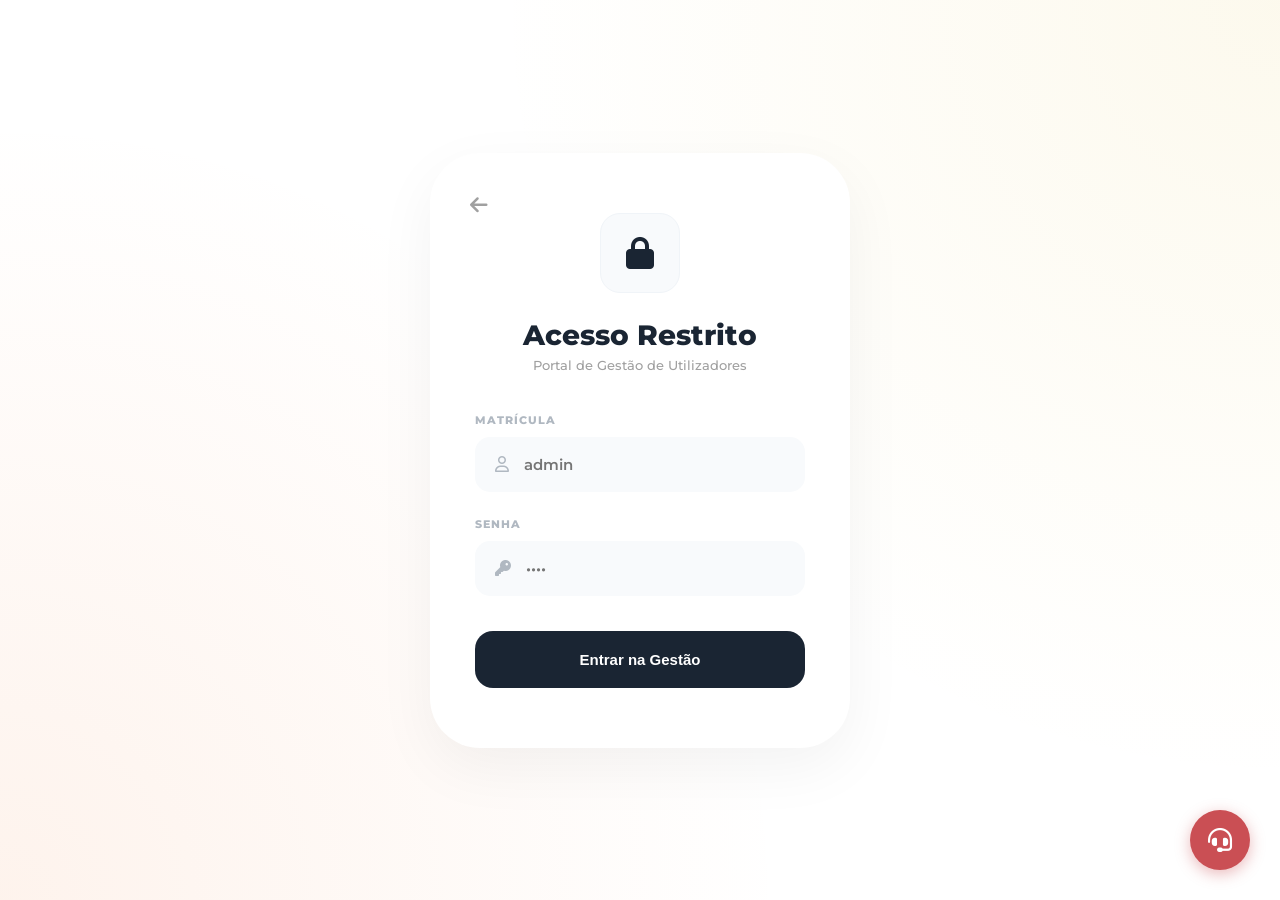
<file: acessos/acessos.html>
<!DOCTYPE html>
<html lang="pt-BR">
<head>
    <meta charset="UTF-8">
    <meta name="viewport" content="width=device-width, initial-scale=1.0">
    <title>ServMaster - Acesso Restrito</title>
    <link rel="stylesheet" href="./acessos.css">
    <link rel="stylesheet" href="https://cdnjs.cloudflare.com/ajax/libs/font-awesome/6.4.0/css/all.min.css">
</head>
<body>
    <main class="login-card">
        <div class="back-navigation">
            <a href="../index.html" class="btn-back" title="Voltar">
                <i class="fa-solid fa-arrow-left"></i>
            </a>
        </div>

        <div class="icon-wrapper">
            <i class="fa-solid fa-lock"></i>
        </div>
        
        <h1 class="title">Acesso Restrito</h1>
        <p class="subtitle">Portal de Gestão de Utilizadores</p>

        <form id="form-gestao">
            <div class="form-group">
                <label class="form-label" for="matricula">MATRÍCULA</label>
                <div class="input-container">
                    <i class="fa-regular fa-user"></i>
                    <input type="text" id="matricula" name="matricula" placeholder="admin" autocomplete="off" required>
                </div>
            </div>
            
            <div class="form-group">
                <label class="form-label" for="senha">SENHA</label>
                <div class="input-container">
                    <i class="fa-solid fa-key"></i>
                    <input type="password" id="senha" name="senha" placeholder="••••" required>
                </div>
            </div>
            
            <button type="submit" class="btn-submit">Entrar na Gestão</button>
        </form>
    </main>

    <!-- Scripts principais e o gerador do Modal -->
    <script src="./acessos.js"></script>
    <script src="../modal/modal.js"></script>
</body>
</html>
</file>
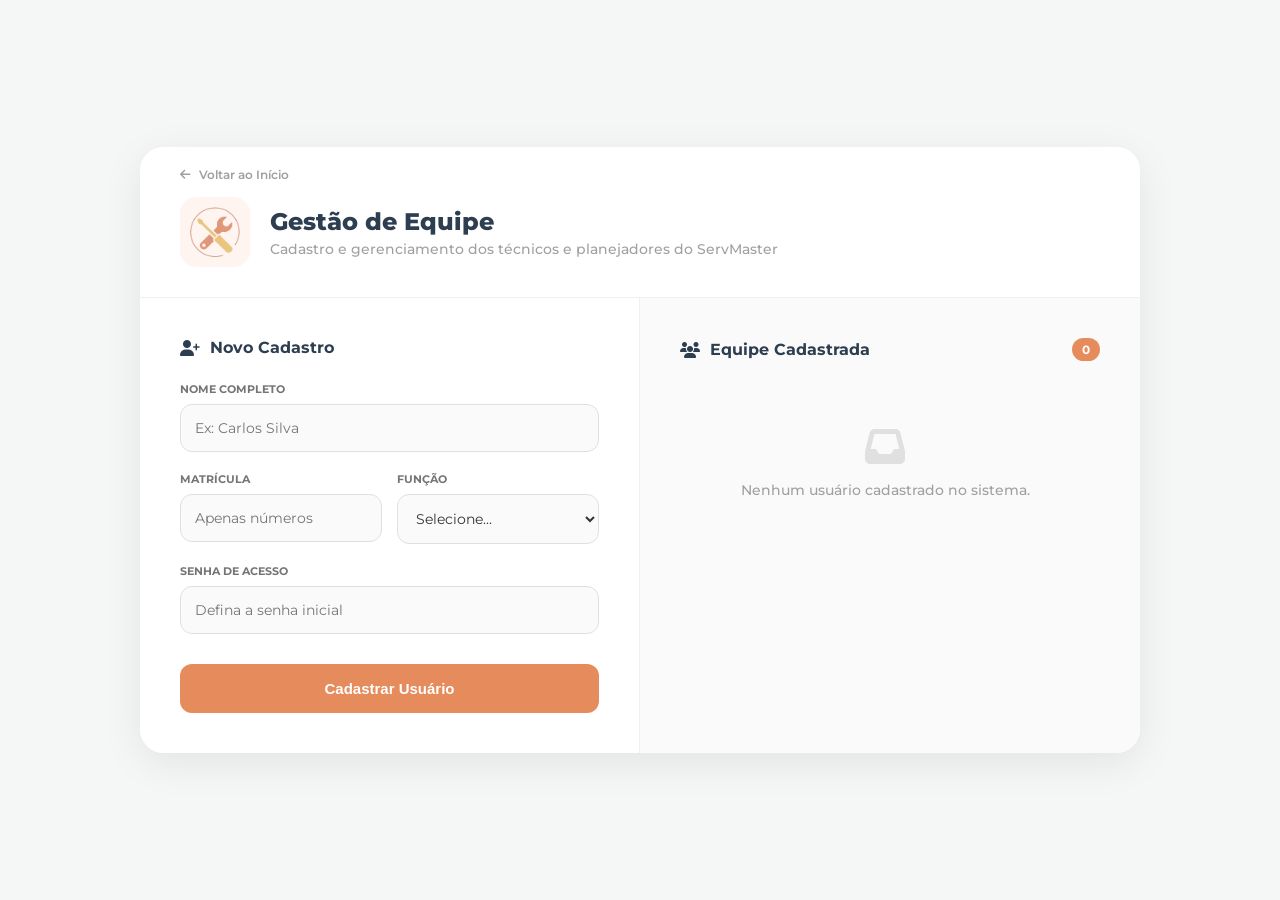
<file: cadastro/cadastro.html>
<!DOCTYPE html>
<html lang="pt-BR">
<head>
    <meta charset="UTF-8">
    <meta name="viewport" content="width=device-width, initial-scale=1.0">
    <title>ServMaster - Gestão de Equipe</title>
    <link rel="stylesheet" href="./cadastro.css">
    <link rel="stylesheet" href="https://cdnjs.cloudflare.com/ajax/libs/font-awesome/6.4.0/css/all.min.css">
</head>
<body>
    <main class="admin-container">
        <div class="admin-header">
            <a href="../index.html" class="back-link">
                <i class="fa-solid fa-arrow-left"></i> Voltar ao Início
            </a>
            <div class="title-area">
                <div class="logo-wrapper">
                    <img src="../img/logo-sem_fundo.png" alt="Logo ServMaster" class="logo" onerror="this.src='https://via.placeholder.com/70x70?text=SM'">
                </div>
                <div>
                    <h1 class="title">Gestão de Equipe</h1>
                    <p class="subtitle">Cadastro e gerenciamento dos técnicos e planejadores do ServMaster</p>
                </div>
            </div>
        </div>

        <div class="admin-content">
            <!-- COLUNA ESQUERDA: FORMULÁRIO -->
            <section class="form-section">
                <div class="section-header">
                    <h2><i class="fa-solid fa-user-plus"></i> Novo Cadastro</h2>
                </div>
                <form id="cadastro-form">
                    <div class="input-group">
                        <label for="nome">NOME COMPLETO</label>
                        <input type="text" id="nome" name="nome" placeholder="Ex: Carlos Silva" required>
                    </div>

                    <div class="form-row">
                        <div class="input-group half">
                            <label for="matricula">MATRÍCULA</label>
                            <input type="text" id="matricula" name="matricula" placeholder="Apenas números" autocomplete="off" required>
                            <span class="error-message" id="error-msg">Mínimo 4 dígitos numéricos.</span>
                        </div>

                        <div class="input-group half">
                            <label for="cargo">FUNÇÃO</label>
                            <select id="cargo" name="cargo" class="form-select-main" required>
                                <option value="" disabled selected>Selecione...</option>
                                <option value="tecnico">Técnico de Manutenção</option>
                                <option value="planejador">Planejador</option>
                            </select>
                        </div>
                    </div>

                    <div class="input-group">
                        <label for="senha">SENHA DE ACESSO</label>
                        <input type="password" id="senha" name="senha" placeholder="Defina a senha inicial" required>
                    </div>

                    <button type="submit" class="btn-solid" id="submit-btn">Cadastrar Usuário</button>
                </form>
            </section>

            <!-- COLUNA DIREITA: LISTA E EXCLUSÃO -->
            <section class="list-section">
                <div class="section-header">
                    <h2><i class="fa-solid fa-users"></i> Equipe Cadastrada</h2>
                    <span class="badge" id="total-users">0</span>
                </div>
                <div class="users-container" id="lista-usuarios">
                    <!-- Os usuários aparecerão aqui via JavaScript -->
                </div>
            </section>
        </div>
    </main>

    <!-- Scripts principais -->
    <script src="./cadastro.js"></script>
</body>
</html>
</file>
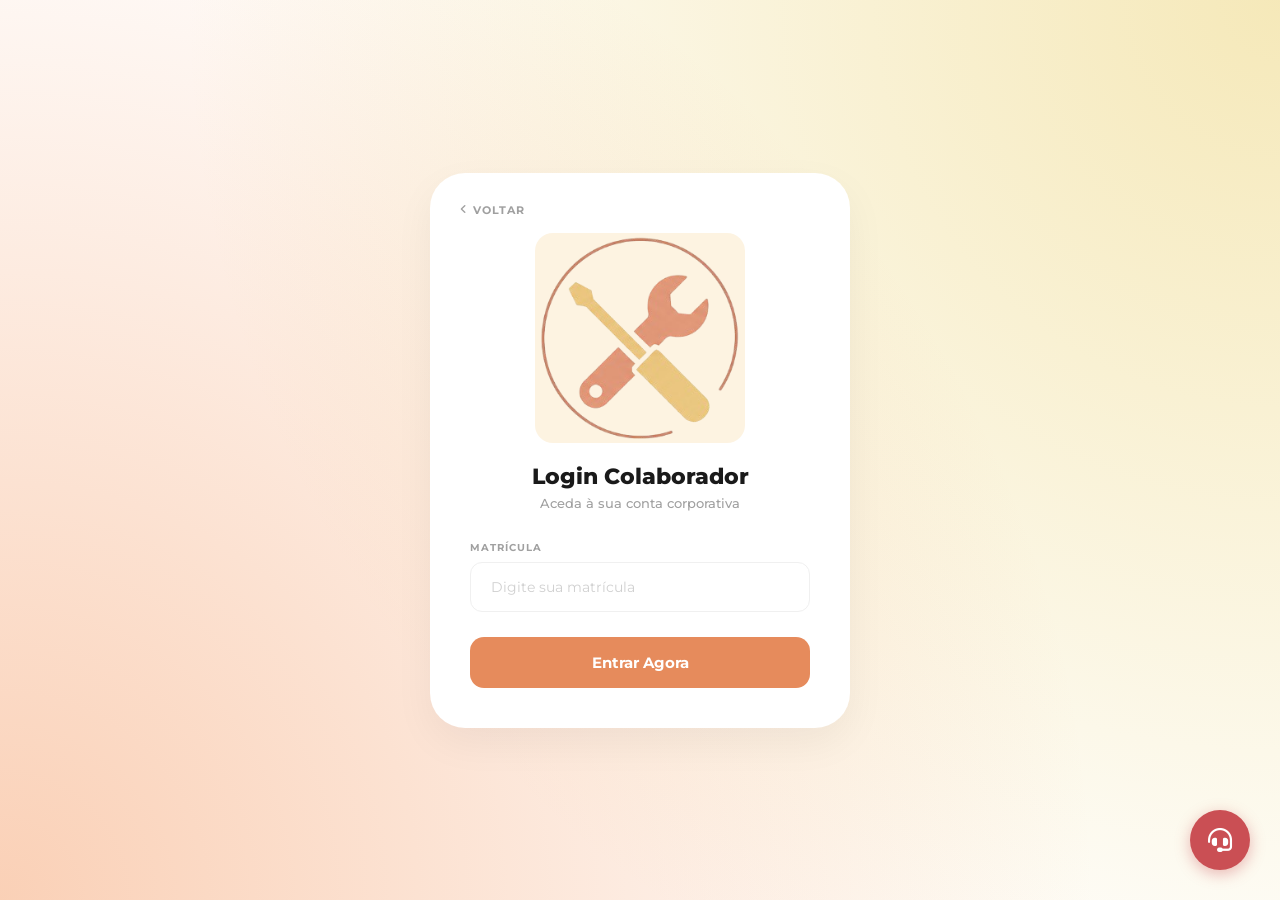
<file: colaborador/colaborador.html>
<!DOCTYPE html>
<html lang="pt-BR">
<head>
    <meta charset="UTF-8">
    <meta name="viewport" content="width=device-width, initial-scale=1.0">
    <title>ServMaster - Login Colaborador</title>
    <link rel="stylesheet" href="./colaborador.css">
    <link rel="stylesheet" href="https://cdnjs.cloudflare.com/ajax/libs/font-awesome/6.4.0/css/all.min.css">
</head>
<body>
    <main class="login-card">
        <a href="../index.html" class="back-link">
            <i class="fa-solid fa-angle-left"></i> VOLTAR
        </a>
        
        <div class="logo-wrapper">
            <img src="../img/logo-sem_fundo.png" alt="Logo ServMaster" class="logo" onerror="this.src='https://via.placeholder.com/70x70?text=SM'">
        </div>
        
        <h1 class="title">Login Colaborador</h1>
        <p class="subtitle">Aceda à sua conta corporativa</p>

        <form id="login-form">
            <div class="input-group">
                <label for="matricula">MATRÍCULA</label>
                <input type="text" id="matricula" name="matricula" placeholder="Digite sua matrícula" autocomplete="off" required>
                <span class="error-message" id="error-msg" style="display: none;">Matrícula inválida. Use apenas números.</span>
            </div>

            <button type="submit" class="btn-solid" id="submit-btn">Entrar Agora</button>
        </form>
    </main>

    <!-- Scripts principais e o gerador do Modal -->
    <script src="./colaborador.js"></script>
    <script src="../modal/modal.js"></script>
</body>
</html>
</file>
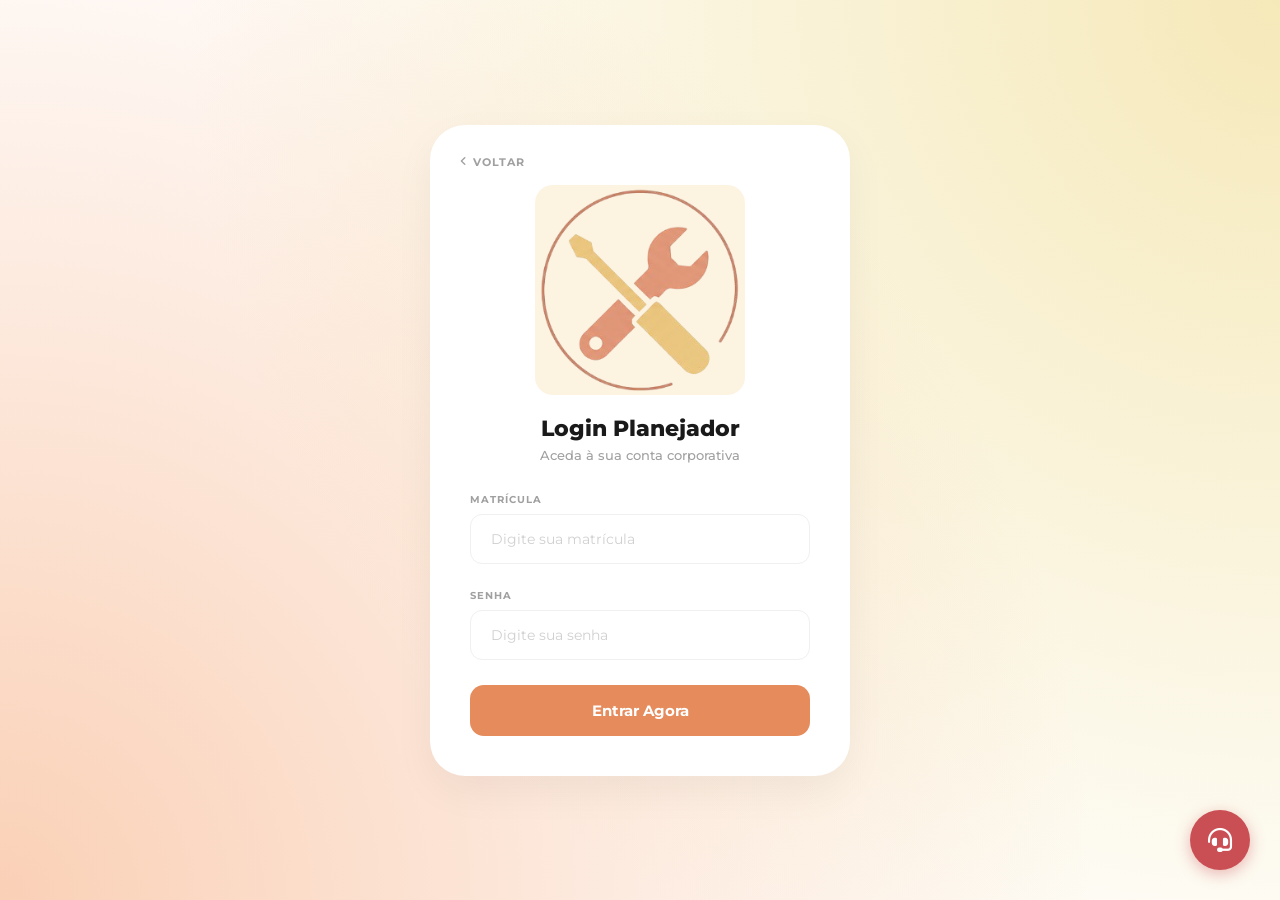
<file: planejador/planejador.html>
<!DOCTYPE html>
<html lang="pt-BR">
<head>
    <meta charset="UTF-8">
    <meta name="viewport" content="width=device-width, initial-scale=1.0">
    <title>ServMaster - Login Planejador</title>
    <link rel="stylesheet" href="./planejador.css">
    <link rel="stylesheet" href="https://cdnjs.cloudflare.com/ajax/libs/font-awesome/6.4.0/css/all.min.css">
</head>
<body>
    <main class="login-card">
        <a href="../index.html" class="back-link">
            <i class="fa-solid fa-angle-left"></i> VOLTAR
        </a>
        
        <div class="logo-wrapper">
            <img src="../img/logo-sem_fundo.png" alt="Logo ServMaster" class="logo" onerror="this.src='https://via.placeholder.com/70x70?text=SM'">
        </div>
        
        <h1 class="title">Login Planejador</h1>
        <p class="subtitle">Aceda à sua conta corporativa</p>

        <form id="login-form">
            <div class="input-group">
                <label for="matricula">MATRÍCULA</label>
                <input type="text" id="matricula" name="matricula" placeholder="Digite sua matrícula" autocomplete="off" required>
                <span class="error-message" id="error-msg" style="display: none;">Matrícula inválida. Use apenas números.</span>
            </div>
            
            <div class="input-group">
                <label for="senha">SENHA</label>
                <input type="password" id="senha" name="senha" placeholder="Digite sua senha" required>
            </div>

            <button type="submit" class="btn-solid" id="submit-btn">Entrar Agora</button>
        </form>
    </main>

    <!-- Scripts principais e o gerador do Modal -->
    
    <script src="../modal/modal.js"></script>
    <script src="./planejador.js"></script>
</body>
</html>
</file>
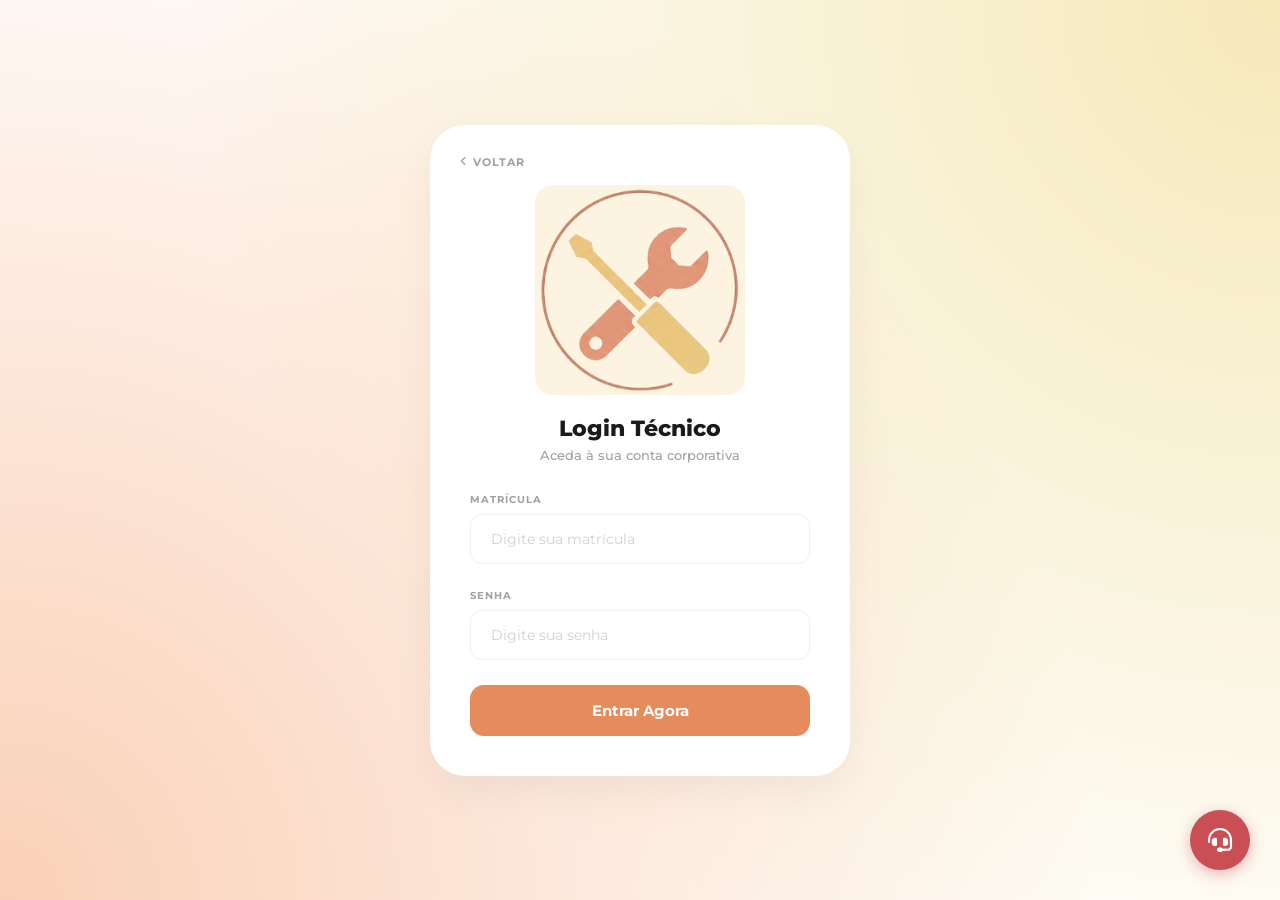
<file: tecnico/tecnico.html>
<!DOCTYPE html>
<html lang="pt-BR">
<head>
    <meta charset="UTF-8">
    <meta name="viewport" content="width=device-width, initial-scale=1.0">
    <title>ServMaster - Login Técnico</title>
    <link rel="stylesheet" href="./tecnico.css">
    <link rel="stylesheet" href="https://cdnjs.cloudflare.com/ajax/libs/font-awesome/6.4.0/css/all.min.css">
</head>
<body>
    <main class="login-card">
        <a href="../index.html" class="back-link">
            <i class="fa-solid fa-angle-left"></i> VOLTAR
        </a>
        
        <div class="logo-wrapper">
            <img src="../img/logo-sem_fundo.png" alt="Logo ServMaster" class="logo" onerror="this.src='https://via.placeholder.com/70x70?text=SM'">
        </div>
        
        <h1 class="title">Login Técnico</h1>
        <p class="subtitle">Aceda à sua conta corporativa</p>

        <form id="login-form">
            <div class="input-group">
                <label for="matricula">MATRÍCULA</label>
                <input type="text" id="matricula" name="matricula" placeholder="Digite sua matrícula" autocomplete="off" required>
                <span class="error-message" id="error-msg" style="display: none;">Matrícula inválida. Use apenas números.</span>
            </div>
            
            <div class="input-group">
                <label for="senha">SENHA</label>
                <input type="password" id="senha" name="senha" placeholder="Digite sua senha" required>
            </div>

            <button type="submit" class="btn-solid" id="submit-btn">Entrar Agora</button>
        </form>
    </main>

    <!-- Scripts principais e o gerador do Modal -->
    
    <script src="../modal/modal.js"></script>
    <script src="./tecnico.js"></script>
</body>
</html>
</file>
<file: acessos/acessos.css>
@import url('https://fonts.googleapis.com/css2?family=Montserrat:wght@400;500;700;800&display=swap');

* {
    margin: 0;
    padding: 0;
    box-sizing: border-box;
}

body {
    background-color: #ffffff;
    background-image: 
        radial-gradient(circle at bottom left, rgba(243, 138, 73, 0.1) 0%, transparent 50%),
        radial-gradient(circle at top right, rgba(231, 199, 80, 0.1) 0%, transparent 50%);
    font-family: 'Montserrat', Arial, sans-serif;
    display: flex;
    justify-content: center;
    align-items: center;
    min-height: 100vh;
}

.login-card {
    background: #ffffff;
    border-radius: 50px;
    padding: 40px 45px 60px 45px;
    box-shadow: 0 20px 60px rgba(0, 0, 0, 0.05);
    text-align: center;
    width: 100%;
    max-width: 420px;
    position: relative;
}

.back-navigation {
    position: absolute;
    top: 40px;
    left: 40px;
}

.btn-back {
    color: #A0A0A0;
    text-decoration: none;
    font-size: 20px;
    transition: color 0.2s;
}

.btn-back:hover { color: #632314; }

.icon-wrapper {
    background-color: #F8FAFC;
    border: 1px solid #F0F4F8;
    border-radius: 20px;
    display: inline-flex;
    justify-content: center;
    align-items: center;
    width: 80px;
    height: 80px;
    margin-top: 20px;
    margin-bottom: 25px;
}

.icon-wrapper i {
    font-size: 32px;
    color: #1A2533;
}

.title {
    color: #1A2533;
    font-size: 28px;
    font-weight: 800;
    margin-bottom: 5px;
}

.subtitle {
    color: #A0A0A0;
    font-size: 13px;
    font-weight: 500;
    margin-bottom: 40px;
}

.form-group {
    text-align: left;
    margin-bottom: 25px;
}

.form-label {
    display: block;
    font-size: 11px;
    font-weight: 800;
    color: #B0B8C1;
    letter-spacing: 1px;
    margin-bottom: 10px;
}

.input-container {
    background-color: #F8FAFC;
    border-radius: 15px;
    display: flex;
    align-items: center;
    padding: 0 20px;
    transition: background-color 0.2s;
}

.input-container:focus-within { background-color: #F1F5F9; }

.input-container i {
    color: #B0B8C1;
    font-size: 16px;
    margin-right: 15px;
}

.input-container input {
    background: transparent;
    border: none;
    outline: none;
    width: 100%;
    padding: 18px 0;
    font-family: 'Montserrat', sans-serif;
    font-size: 15px;
    font-weight: 600;
    color: #1A2533;
}

.btn-submit {
    width: 100%;
    background-color: #1A2533;
    color: #ffffff;
    border: none;
    padding: 20px;
    border-radius: 18px;
    font-size: 15px;
    font-weight: 700;
    cursor: pointer;
    margin-top: 10px;
    transition: all 0.2s;
}

.btn-submit:hover {
    background-color: #0f1721;
    transform: translateY(-2px);
    box-shadow: 0 10px 20px rgba(26, 37, 51, 0.2);
}

/* =========================================
   BOTÃO FLUTUANTE E MODAL DE SUPORTE
   ========================================= */
.btn-suporte-flutuante { position: fixed; bottom: 30px; right: 30px; width: 60px; height: 60px; border-radius: 50%; background-color: #CA4F54; color: #FFFFFF; border: none; font-size: 24px; cursor: pointer; box-shadow: 0 4px 15px rgba(202, 79, 84, 0.4); transition: transform 0.2s, background-color 0.2s; z-index: 998; display: flex; align-items: center; justify-content: center; }
.btn-suporte-flutuante:hover { transform: scale(1.1); background-color: #983236; }
.suporte-modal-overlay { position: fixed; top: 0; left: 0; width: 100vw; height: 100vh; background-color: rgba(0, 0, 0, 0.5); display: none; align-items: center; justify-content: center; z-index: 999; backdrop-filter: blur(3px); }
.suporte-modal-content { background-color: #FFFFFF; border-radius: 20px; padding: 35px; width: 90%; max-width: 450px; position: relative; box-shadow: 0 15px 40px rgba(0, 0, 0, 0.1); animation: slideUpFade 0.3s ease-out forwards; font-family: 'Montserrat', Arial, sans-serif; }
@keyframes slideUpFade { from { opacity: 0; transform: translateY(20px); } to { opacity: 1; transform: translateY(0); } }
.suporte-fechar { position: absolute; top: 20px; right: 20px; background: none; border: none; font-size: 20px; color: #A0A0A0; cursor: pointer; transition: color 0.2s; }
.suporte-fechar:hover { color: #CA4F54; }
.suporte-modal-content .form-select, .suporte-modal-content .form-textarea { width: 100%; padding: 14px 18px; border: 1.5px solid #F0F0F0; border-radius: 12px; font-size: 14px; font-family: 'Montserrat', sans-serif; color: #333; outline: none; background-color: #FAFAFA; }
.suporte-modal-content .form-select:focus, .suporte-modal-content .form-textarea:focus { border-color: #E68B5C; background-color: #FFFFFF; }
.suporte-modal-content .btn-submit { background-color: #E68B5C; color: #FFFFFF; border: none; padding: 12px 30px; border-radius: 12px; font-size: 14px; font-weight: 700; cursor: pointer; font-family: 'Montserrat', sans-serif; transition: transform 0.2s, background-color 0.2s; }
.suporte-modal-content .btn-submit:hover { background-color: #D67A49; transform: translateY(-2px); }

/* Responsividade */
@media (max-width: 480px) {
    .login-card {
        margin: 20px;
        padding: 40px 30px;
        border-radius: 40px;
    }
    .title { font-size: 24px; }
}

@media (min-width: 1440px) {
    .login-card {
        max-width: 460px;
        padding: 50px 55px 70px 55px;
    }
    .title { font-size: 32px; }
}
</file>
<file: cadastro/cadastro.css>
@import url('https://fonts.googleapis.com/css2?family=Montserrat:wght@400;500;600;700;800&display=swap');

* { 
    margin: 0; 
    padding: 0; 
    box-sizing: border-box; 
}

body {
    background-color: #F4F7F6;
    font-family: 'Montserrat', Arial, sans-serif;
    display: flex;
    justify-content: center;
    align-items: center;
    min-height: 100vh;
    padding: 20px;
}

/* =========================================
   CONTAINER PRINCIPAL
   ========================================= */
.admin-container {
    background: #ffffff;
    border-radius: 24px;
    box-shadow: 0 10px 40px rgba(0, 0, 0, 0.08);
    width: 100%;
    max-width: 1000px;
    overflow: hidden;
    display: flex;
    flex-direction: column;
}

.admin-header {
    background-color: #ffffff;
    padding: 30px 40px;
    border-bottom: 1px solid #F0F0F0;
    position: relative;
}

.back-link {
    position: absolute; 
    top: 20px; 
    left: 40px; 
    text-decoration: none; 
    color: #A0A0A0; 
    font-size: 12px;
    font-weight: 600; 
    display: flex; 
    align-items: center; 
    gap: 8px; 
    transition: color 0.2s ease;
}

.back-link:hover { 
    color: #E68B5C; 
}

.title-area {
    display: flex;
    align-items: center;
    gap: 20px;
    margin-top: 20px;
}

.logo-wrapper { 
    background-color: #FFF5F0; 
    border-radius: 16px; 
    display: flex; 
    justify-content: center; 
    align-items: center; 
    width: 70px; 
    height: 70px; 
}

.logo { width: 50px; height: auto; }

.title { color: #2C3E50; font-size: 24px; font-weight: 800; margin-bottom: 4px; }
.subtitle { color: #A0A0A0; font-size: 14px; font-weight: 500; }

/* =========================================
   DIVISÃO DE COLUNAS
   ========================================= */
.admin-content {
    display: grid;
    grid-template-columns: 1fr 1fr;
    background-color: #FAFAFA;
}

.form-section {
    padding: 40px;
    background-color: #FFFFFF;
    border-right: 1px solid #F0F0F0;
}

.list-section {
    padding: 40px;
    display: flex;
    flex-direction: column;
    max-height: 600px; /* Limita altura para gerar scroll */
}

.section-header {
    display: flex;
    justify-content: space-between;
    align-items: center;
    margin-bottom: 25px;
}

.section-header h2 {
    font-size: 16px;
    color: #2C3E50;
    font-weight: 700;
    display: flex;
    align-items: center;
    gap: 10px;
}

.badge {
    background-color: #E68B5C;
    color: white;
    padding: 4px 10px;
    border-radius: 20px;
    font-size: 12px;
    font-weight: 700;
}

/* =========================================
   FORMULÁRIO
   ========================================= */
.form-row {
    display: flex;
    gap: 15px;
}

.input-group { margin-bottom: 20px; width: 100%; }
.input-group.half { width: 50%; }

.input-group label { 
    display: block; 
    font-size: 11px; 
    font-weight: 700; 
    color: #757575; 
    margin-bottom: 8px; 
}

.input-group input, .form-select-main { 
    width: 100%; 
    padding: 14px; 
    border: 1px solid #E0E0E0; 
    border-radius: 12px; 
    font-size: 14px; 
    font-family: 'Montserrat', sans-serif; 
    color: #333; 
    background-color: #FAFAFA;
    transition: all 0.2s ease; 
    outline: none;
}

.input-group input:focus, .form-select-main:focus { 
    background-color: #FFFFFF;
    border-color: #E68B5C; 
    box-shadow: 0 0 0 3px rgba(230, 139, 92, 0.1); 
}

.error-message { display: none; color: #D9534F; font-size: 11px; margin-top: 6px; font-weight: 600; }
.input-error { border-color: #D9534F !important; background-color: #FFF0F0 !important;}

.btn-solid { 
    background-color: #E68B5C; 
    color: #ffffff; 
    border: none; 
    width: 100%; 
    padding: 16px; 
    border-radius: 12px; 
    font-size: 15px; 
    font-weight: 700; 
    cursor: pointer; 
    margin-top: 10px;
    transition: all 0.2s ease; 
}

.btn-solid:hover { 
    background-color: #D67A49; 
    transform: translateY(-2px); 
    box-shadow: 0 6px 15px rgba(230, 139, 92, 0.3);
}

.btn-solid:disabled {
    background-color: #A0A0A0;
    cursor: not-allowed;
    transform: none;
    box-shadow: none;
}

/* =========================================
   LISTA DE USUÁRIOS E CARDS
   ========================================= */
.users-container {
    display: flex;
    flex-direction: column;
    gap: 15px;
    overflow-y: auto;
    padding-right: 10px;
}

/* Estilização da barra de rolagem */
.users-container::-webkit-scrollbar { width: 6px; }
.users-container::-webkit-scrollbar-track { background: #F0F0F0; border-radius: 10px; }
.users-container::-webkit-scrollbar-thumb { background: #D0D0D0; border-radius: 10px; }

.empty-state {
    text-align: center;
    color: #A0A0A0;
    padding: 40px 20px;
}

.empty-state i { font-size: 40px; margin-bottom: 15px; color: #E0E0E0; }
.empty-state p { font-size: 14px; font-weight: 500; }

.user-card {
    background-color: #FFFFFF;
    border: 1px solid #E0E0E0;
    border-radius: 16px;
    padding: 15px;
    display: flex;
    justify-content: space-between;
    align-items: center;
    transition: border-color 0.2s ease;
}

.user-card:hover { border-color: #D0D0D0; }

.user-info {
    display: flex;
    align-items: center;
    gap: 15px;
}

.user-avatar {
    width: 45px;
    height: 45px;
    border-radius: 50%;
    background-color: #F4F7F6;
    color: #A0A0A0;
    display: flex;
    justify-content: center;
    align-items: center;
    font-size: 18px;
}

.user-details h4 { font-size: 14px; color: #2C3E50; margin-bottom: 2px; }
.user-details p { font-size: 11px; color: #757575; margin-bottom: 6px; }

.role-badge {
    font-size: 10px;
    font-weight: 700;
    padding: 3px 8px;
    border-radius: 6px;
    text-transform: uppercase;
}

.badge-tecnico { background-color: #E3F2FD; color: #1565C0; }
.badge-planejador { background-color: #FFF3E0; color: #E65100; }

.btn-delete {
    background: none;
    border: none;
    color: #D9534F;
    font-size: 16px;
    cursor: pointer;
    padding: 10px;
    border-radius: 8px;
    transition: all 0.2s ease;
}

.btn-delete:hover {
    background-color: #FFF0F0;
    transform: scale(1.1);
}

/* =========================================
   RESPONSIVIDADE (MOBILE)
   ========================================= */
@media (max-width: 850px) {
    .admin-content { grid-template-columns: 1fr; }
    .form-section { border-right: none; border-bottom: 1px solid #F0F0F0; }
    .list-section { max-height: none; }
    .admin-container { border-radius: 16px; }
}
</file>
<file: colaborador/colaborador.css>
@import url('https://fonts.googleapis.com/css2?family=Montserrat:wght@400;500;700;800&display=swap');

* {
    margin: 0;
    padding: 0;
    box-sizing: border-box;
}

body {
    background-color: #ffffff;
    background-image: 
        radial-gradient(circle at bottom left, rgba(243, 138, 73, 0.4) 0%, transparent 70%),
        radial-gradient(circle at top right, rgba(231, 199, 80, 0.4) 0%, transparent 70%);
    font-family: 'Montserrat', Arial, sans-serif;
    display: flex;
    justify-content: center;
    align-items: center;
    min-height: 100vh; 
}

.login-card {
    background: #ffffff;
    border-radius: 35px;
    padding: 40px;
    box-shadow: 0 15px 40px rgba(0, 0, 0, 0.05);
    text-align: center;
    width: 100%;
    max-width: 420px;
    position: relative;
}

/* =========================================
   ELEMENTOS DE CABEÇALHO
   ========================================= */
.back-link {
    position: absolute; top: 30px; left: 30px; text-decoration: none; color: #A0A0A0; font-size: 11px;
    font-weight: 700; letter-spacing: 1px; display: flex; align-items: center; gap: 5px; transition: color 0.2s ease;
}
.back-link:hover { color: #E68B5C; }

.logo-wrapper { 
    background-color: #FDF3E1; 
    border-radius: 18px; 
    display: inline-flex; 
    justify-content: center;
     align-items: center; 
     width: 210px; 
     height: 210px; 
     margin-bottom: 20px; 
     margin-top: 20px; }
.logo { width: 200px; height: auto; }
.title { color: #1A1A1A; font-size: 22px; font-weight: 800; margin-bottom: 5px; }
.subtitle { color: #A0A0A0; font-size: 13px; font-weight: 500; margin-bottom: 30px; }

/* =========================================
   FORMULÁRIO E INPUTS
   ========================================= */
.input-group { text-align: left; margin-bottom: 25px; }
.input-group label { display: block; font-size: 10px; font-weight: 700; color: #A0A0A0; letter-spacing: 1px; margin-bottom: 8px; text-transform: uppercase; }
.input-group input { width: 100%; padding: 15px 20px; border: 1.5px solid #F0F0F0; border-radius: 12px; font-size: 14px; font-family: 'Montserrat', sans-serif; color: #333; outline: none; transition: border-color 0.2s ease, box-shadow 0.2s ease; }
.input-group input::placeholder { color: #D0D0D0; }
.input-group input:focus { border-color: #E68B5C; box-shadow: 0 0 0 3px rgba(230, 139, 92, 0.1); }
.input-error { border-color: #D9534F !important; }
.error-message { display: none; color: #D9534F; font-size: 11px; margin-top: 6px; font-weight: 500; }

/* =========================================
   BOTÃO E RODAPÉ
   ========================================= */
.btn-solid { background-color: #E68B5C; color: #ffffff; border: none; width: 100%; padding: 16px; border-radius: 14px; font-size: 15px; font-weight: 700; cursor: pointer; font-family: 'Montserrat', sans-serif; transition: background-color 0.2s ease, transform 0.2s ease; }
.btn-solid:hover { background-color: #D67A49; transform: translateY(-2px); }
.footer-text { margin-top: 30px; font-size: 8px; color: #C0C0C0; font-weight: 700; letter-spacing: 0.5px; }

/* =========================================
   BOTÃO FLUTUANTE E MODAL DE SUPORTE
   ========================================= */
.btn-suporte-flutuante { position: fixed; bottom: 30px; right: 30px; width: 60px; height: 60px; border-radius: 50%; background-color: #CA4F54; color: #FFFFFF; border: none; font-size: 24px; cursor: pointer; box-shadow: 0 4px 15px rgba(202, 79, 84, 0.4); transition: transform 0.2s, background-color 0.2s; z-index: 998; display: flex; align-items: center; justify-content: center; }
.btn-suporte-flutuante:hover { transform: scale(1.1); background-color: #983236; }
.suporte-modal-overlay { position: fixed; top: 0; left: 0; width: 100vw; height: 100vh; background-color: rgba(0, 0, 0, 0.5); display: none; align-items: center; justify-content: center; z-index: 999; backdrop-filter: blur(3px); }
.suporte-modal-content { background-color: #FFFFFF; border-radius: 20px; padding: 35px; width: 90%; max-width: 450px; position: relative; box-shadow: 0 15px 40px rgba(0, 0, 0, 0.1); animation: slideUpFade 0.3s ease-out forwards; font-family: 'Montserrat', Arial, sans-serif; }
@keyframes slideUpFade { from { opacity: 0; transform: translateY(20px); } to { opacity: 1; transform: translateY(0); } }
.suporte-fechar { position: absolute; top: 20px; right: 20px; background: none; border: none; font-size: 20px; color: #A0A0A0; cursor: pointer; transition: color 0.2s; }
.suporte-fechar:hover { color: #CA4F54; }
.suporte-modal-content .form-select, .suporte-modal-content .form-textarea { width: 100%; padding: 14px 18px; border: 1.5px solid #F0F0F0; border-radius: 12px; font-size: 14px; font-family: 'Montserrat', sans-serif; color: #333; outline: none; background-color: #FAFAFA; }
.suporte-modal-content .form-select:focus, .suporte-modal-content .form-textarea:focus { border-color: #E68B5C; background-color: #FFFFFF; }
.suporte-modal-content .btn-submit { background-color: #E68B5C; color: #FFFFFF; border: none; padding: 12px 30px; border-radius: 12px; font-size: 14px; font-weight: 700; cursor: pointer; font-family: 'Montserrat', sans-serif; transition: transform 0.2s, background-color 0.2s; }
.suporte-modal-content .btn-submit:hover { background-color: #D67A49; transform: translateY(-2px); }

/* =========================================
   RESPONSIVIDADE (TELA MATRÍCULA)
   ========================================= */
@media (max-width: 480px) { /* Celulares */
    .login-card { margin: 20px; padding: 40px 20px; border-radius: 25px; }
    .back-link { top: 20px; left: 20px; }
    .title { font-size: 20px; }
    .logo-wrapper { width: 90px; height: 90px; margin-top: 15px; }
    .btn-suporte-flutuante { width: 50px; height: 50px; font-size: 20px; bottom: 15px; right: 15px; }
}
@media (min-width: 1440px) { /* Monitores Grandes */
    .login-card { max-width: 500px; padding: 60px 50px; }
    .title { font-size: 28px; }
    .input-group input { padding: 18px 20px; font-size: 16px; }
    .btn-solid { font-size: 18px; padding: 20px; }
}
</file>
<file: planejador/planejador.css>
@import url('https://fonts.googleapis.com/css2?family=Montserrat:wght@400;500;700;800&display=swap');

* {
    margin: 0;
    padding: 0;
    box-sizing: border-box;
}

body {
    background-color: #ffffff;
    background-image: 
        radial-gradient(circle at bottom left, rgba(243, 138, 73, 0.4) 0%, transparent 70%),
        radial-gradient(circle at top right, rgba(231, 199, 80, 0.4) 0%, transparent 70%);
    font-family: 'Montserrat', Arial, sans-serif;
    display: flex;
    justify-content: center;
    align-items: center;
    min-height: 100vh; 
}

.login-card {
    background: #ffffff;
    border-radius: 35px;
    padding: 40px;
    box-shadow: 0 15px 40px rgba(0, 0, 0, 0.05);
    text-align: center;
    width: 100%;
    max-width: 420px;
    position: relative;
}

/* =========================================
   ELEMENTOS DE CABEÇALHO
   ========================================= */
.back-link {
    position: absolute; top: 30px; left: 30px; text-decoration: none; color: #A0A0A0; font-size: 11px;
    font-weight: 700; letter-spacing: 1px; display: flex; align-items: center; gap: 5px; transition: color 0.2s ease;
}
.back-link:hover { color: #E68B5C; }

.logo-wrapper { 
    background-color: #FDF3E1; 
    border-radius: 18px; 
    display: inline-flex; 
    justify-content: center; 
    align-items: center; 
    width: 210px; 
    height: 210px; 
    margin-bottom: 20px; 
    margin-top: 20px; }
.logo { width: 200px; height: auto; }
.title { color: #1A1A1A; font-size: 22px; font-weight: 800; margin-bottom: 5px; }
.subtitle { color: #A0A0A0; font-size: 13px; font-weight: 500; margin-bottom: 30px; }

/* =========================================
   FORMULÁRIO E INPUTS
   ========================================= */
.input-group { text-align: left; margin-bottom: 25px; }
.input-group label { display: block; font-size: 10px; font-weight: 700; color: #A0A0A0; letter-spacing: 1px; margin-bottom: 8px; text-transform: uppercase; }
.input-group input { width: 100%; padding: 15px 20px; border: 1.5px solid #F0F0F0; border-radius: 12px; font-size: 14px; font-family: 'Montserrat', sans-serif; color: #333; outline: none; transition: border-color 0.2s ease, box-shadow 0.2s ease; }
.input-group input::placeholder { color: #D0D0D0; }
.input-group input:focus { border-color: #E68B5C; box-shadow: 0 0 0 3px rgba(230, 139, 92, 0.1); }
.input-error { border-color: #D9534F !important; }
.error-message { display: none; color: #D9534F; font-size: 11px; margin-top: 6px; font-weight: 500; }

/* =========================================
   BOTÃO E RODAPÉ
   ========================================= */
.btn-solid { background-color: #E68B5C; color: #ffffff; border: none; width: 100%; padding: 16px; border-radius: 14px; font-size: 15px; font-weight: 700; cursor: pointer; font-family: 'Montserrat', sans-serif; transition: background-color 0.2s ease, transform 0.2s ease; }
.btn-solid:hover { background-color: #D67A49; transform: translateY(-2px); }
.footer-text { margin-top: 30px; font-size: 8px; color: #C0C0C0; font-weight: 700; letter-spacing: 0.5px; }

/* =========================================
   BOTÃO FLUTUANTE E MODAL DE SUPORTE
   ========================================= */
.btn-suporte-flutuante { position: fixed; bottom: 30px; right: 30px; width: 60px; height: 60px; border-radius: 50%; background-color: #CA4F54; color: #FFFFFF; border: none; font-size: 24px; cursor: pointer; box-shadow: 0 4px 15px rgba(202, 79, 84, 0.4); transition: transform 0.2s, background-color 0.2s; z-index: 998; display: flex; align-items: center; justify-content: center; }
.btn-suporte-flutuante:hover { transform: scale(1.1); background-color: #983236; }
.suporte-modal-overlay { position: fixed; top: 0; left: 0; width: 100vw; height: 100vh; background-color: rgba(0, 0, 0, 0.5); display: none; align-items: center; justify-content: center; z-index: 999; backdrop-filter: blur(3px); }
.suporte-modal-content { background-color: #FFFFFF; border-radius: 20px; padding: 35px; width: 90%; max-width: 450px; position: relative; box-shadow: 0 15px 40px rgba(0, 0, 0, 0.1); animation: slideUpFade 0.3s ease-out forwards; font-family: 'Montserrat', Arial, sans-serif; }
@keyframes slideUpFade { from { opacity: 0; transform: translateY(20px); } to { opacity: 1; transform: translateY(0); } }
.suporte-fechar { position: absolute; top: 20px; right: 20px; background: none; border: none; font-size: 20px; color: #A0A0A0; cursor: pointer; transition: color 0.2s; }
.suporte-fechar:hover { color: #CA4F54; }
.suporte-modal-content .form-select, .suporte-modal-content .form-textarea { width: 100%; padding: 14px 18px; border: 1.5px solid #F0F0F0; border-radius: 12px; font-size: 14px; font-family: 'Montserrat', sans-serif; color: #333; outline: none; background-color: #FAFAFA; }
.suporte-modal-content .form-select:focus, .suporte-modal-content .form-textarea:focus { border-color: #E68B5C; background-color: #FFFFFF; }
.suporte-modal-content .btn-submit { background-color: #E68B5C; color: #FFFFFF; border: none; padding: 12px 30px; border-radius: 12px; font-size: 14px; font-weight: 700; cursor: pointer; font-family: 'Montserrat', sans-serif; transition: transform 0.2s, background-color 0.2s; }
.suporte-modal-content .btn-submit:hover { background-color: #D67A49; transform: translateY(-2px); }

/* =========================================
   RESPONSIVIDADE (TELA MATRÍCULA)
   ========================================= */
@media (max-width: 480px) { /* Celulares */
    .login-card { margin: 20px; padding: 40px 20px; border-radius: 25px; }
    .back-link { top: 20px; left: 20px; }
    .title { font-size: 20px; }
    .logo-wrapper { width: 90px; height: 90px; margin-top: 15px; }
    .btn-suporte-flutuante { width: 50px; height: 50px; font-size: 20px; bottom: 15px; right: 15px; }
}
@media (min-width: 1440px) { /* Monitores Grandes */
    .login-card { max-width: 500px; padding: 60px 50px; }
    .title { font-size: 28px; }
    .input-group input { padding: 18px 20px; font-size: 16px; }
    .btn-solid { font-size: 18px; padding: 20px; }
}
</file>
<file: tecnico/tecnico.css>
@import url('https://fonts.googleapis.com/css2?family=Montserrat:wght@400;500;700;800&display=swap');

* {
    margin: 0;
    padding: 0;
    box-sizing: border-box;
}

body {
    background-color: #ffffff;
    background-image: 
        radial-gradient(circle at bottom left, rgba(243, 138, 73, 0.4) 0%, transparent 70%),
        radial-gradient(circle at top right, rgba(231, 199, 80, 0.4) 0%, transparent 70%);
    font-family: 'Montserrat', Arial, sans-serif;
    display: flex;
    justify-content: center;
    align-items: center;
    min-height: 100vh; 
}

.login-card {
    background: #ffffff;
    border-radius: 35px;
    padding: 40px;
    box-shadow: 0 15px 40px rgba(0, 0, 0, 0.05);
    text-align: center;
    width: 100%;
    max-width: 420px;
    position: relative;
}

/* =========================================
   ELEMENTOS DE CABEÇALHO
   ========================================= */
.back-link {
    position: absolute; top: 30px; left: 30px; text-decoration: none; color: #A0A0A0; font-size: 11px;
    font-weight: 700; letter-spacing: 1px; display: flex; align-items: center; gap: 5px; transition: color 0.2s ease;
}
.back-link:hover { color: #E68B5C; }

.logo-wrapper { 
    background-color: #FDF3E1; 
    border-radius: 18px; 
    display: inline-flex; 
    justify-content: center; 
    align-items: center; 
    width: 210px; 
    height: 210px; 
    margin-bottom: 20px; 
    margin-top: 20px; }
.logo { width: 200px; height: auto; }
.title { color: #1A1A1A; font-size: 22px; font-weight: 800; margin-bottom: 5px; }
.subtitle { color: #A0A0A0; font-size: 13px; font-weight: 500; margin-bottom: 30px; }

/* =========================================
   FORMULÁRIO E INPUTS
   ========================================= */
.input-group { text-align: left; margin-bottom: 25px; }
.input-group label { display: block; font-size: 10px; font-weight: 700; color: #A0A0A0; letter-spacing: 1px; margin-bottom: 8px; text-transform: uppercase; }
.input-group input { width: 100%; padding: 15px 20px; border: 1.5px solid #F0F0F0; border-radius: 12px; font-size: 14px; font-family: 'Montserrat', sans-serif; color: #333; outline: none; transition: border-color 0.2s ease, box-shadow 0.2s ease; }
.input-group input::placeholder { color: #D0D0D0; }
.input-group input:focus { border-color: #E68B5C; box-shadow: 0 0 0 3px rgba(230, 139, 92, 0.1); }
.input-error { border-color: #D9534F !important; }
.error-message { display: none; color: #D9534F; font-size: 11px; margin-top: 6px; font-weight: 500; }

/* =========================================
   BOTÃO E RODAPÉ
   ========================================= */
.btn-solid { background-color: #E68B5C; color: #ffffff; border: none; width: 100%; padding: 16px; border-radius: 14px; font-size: 15px; font-weight: 700; cursor: pointer; font-family: 'Montserrat', sans-serif; transition: background-color 0.2s ease, transform 0.2s ease; }
.btn-solid:hover { background-color: #D67A49; transform: translateY(-2px); }
.footer-text { margin-top: 30px; font-size: 8px; color: #C0C0C0; font-weight: 700; letter-spacing: 0.5px; }

/* =========================================
   BOTÃO FLUTUANTE E MODAL DE SUPORTE
   ========================================= */
.btn-suporte-flutuante { position: fixed; bottom: 30px; right: 30px; width: 60px; height: 60px; border-radius: 50%; background-color: #CA4F54; color: #FFFFFF; border: none; font-size: 24px; cursor: pointer; box-shadow: 0 4px 15px rgba(202, 79, 84, 0.4); transition: transform 0.2s, background-color 0.2s; z-index: 998; display: flex; align-items: center; justify-content: center; }
.btn-suporte-flutuante:hover { transform: scale(1.1); background-color: #983236; }
.suporte-modal-overlay { position: fixed; top: 0; left: 0; width: 100vw; height: 100vh; background-color: rgba(0, 0, 0, 0.5); display: none; align-items: center; justify-content: center; z-index: 999; backdrop-filter: blur(3px); }
.suporte-modal-content { background-color: #FFFFFF; border-radius: 20px; padding: 35px; width: 90%; max-width: 450px; position: relative; box-shadow: 0 15px 40px rgba(0, 0, 0, 0.1); animation: slideUpFade 0.3s ease-out forwards; font-family: 'Montserrat', Arial, sans-serif; }
@keyframes slideUpFade { from { opacity: 0; transform: translateY(20px); } to { opacity: 1; transform: translateY(0); } }
.suporte-fechar { position: absolute; top: 20px; right: 20px; background: none; border: none; font-size: 20px; color: #A0A0A0; cursor: pointer; transition: color 0.2s; }
.suporte-fechar:hover { color: #CA4F54; }
.suporte-modal-content .form-select, .suporte-modal-content .form-textarea { width: 100%; padding: 14px 18px; border: 1.5px solid #F0F0F0; border-radius: 12px; font-size: 14px; font-family: 'Montserrat', sans-serif; color: #333; outline: none; background-color: #FAFAFA; }
.suporte-modal-content .form-select:focus, .suporte-modal-content .form-textarea:focus { border-color: #E68B5C; background-color: #FFFFFF; }
.suporte-modal-content .btn-submit { background-color: #E68B5C; color: #FFFFFF; border: none; padding: 12px 30px; border-radius: 12px; font-size: 14px; font-weight: 700; cursor: pointer; font-family: 'Montserrat', sans-serif; transition: transform 0.2s, background-color 0.2s; }
.suporte-modal-content .btn-submit:hover { background-color: #D67A49; transform: translateY(-2px); }

/* =========================================
   RESPONSIVIDADE (TELA MATRÍCULA)
   ========================================= */
@media (max-width: 480px) { /* Celulares */
    .login-card { margin: 20px; padding: 40px 20px; border-radius: 25px; }
    .back-link { top: 20px; left: 20px; }
    .title { font-size: 20px; }
    .logo-wrapper { width: 90px; height: 90px; margin-top: 15px; }
    .btn-suporte-flutuante { width: 50px; height: 50px; font-size: 20px; bottom: 15px; right: 15px; }
}
@media (min-width: 1440px) { /* Monitores Grandes */
    .login-card { max-width: 500px; padding: 60px 50px; }
    .title { font-size: 28px; }
    .input-group input { padding: 18px 20px; font-size: 16px; }
    .btn-solid { font-size: 18px; padding: 20px; }
}
</file>
